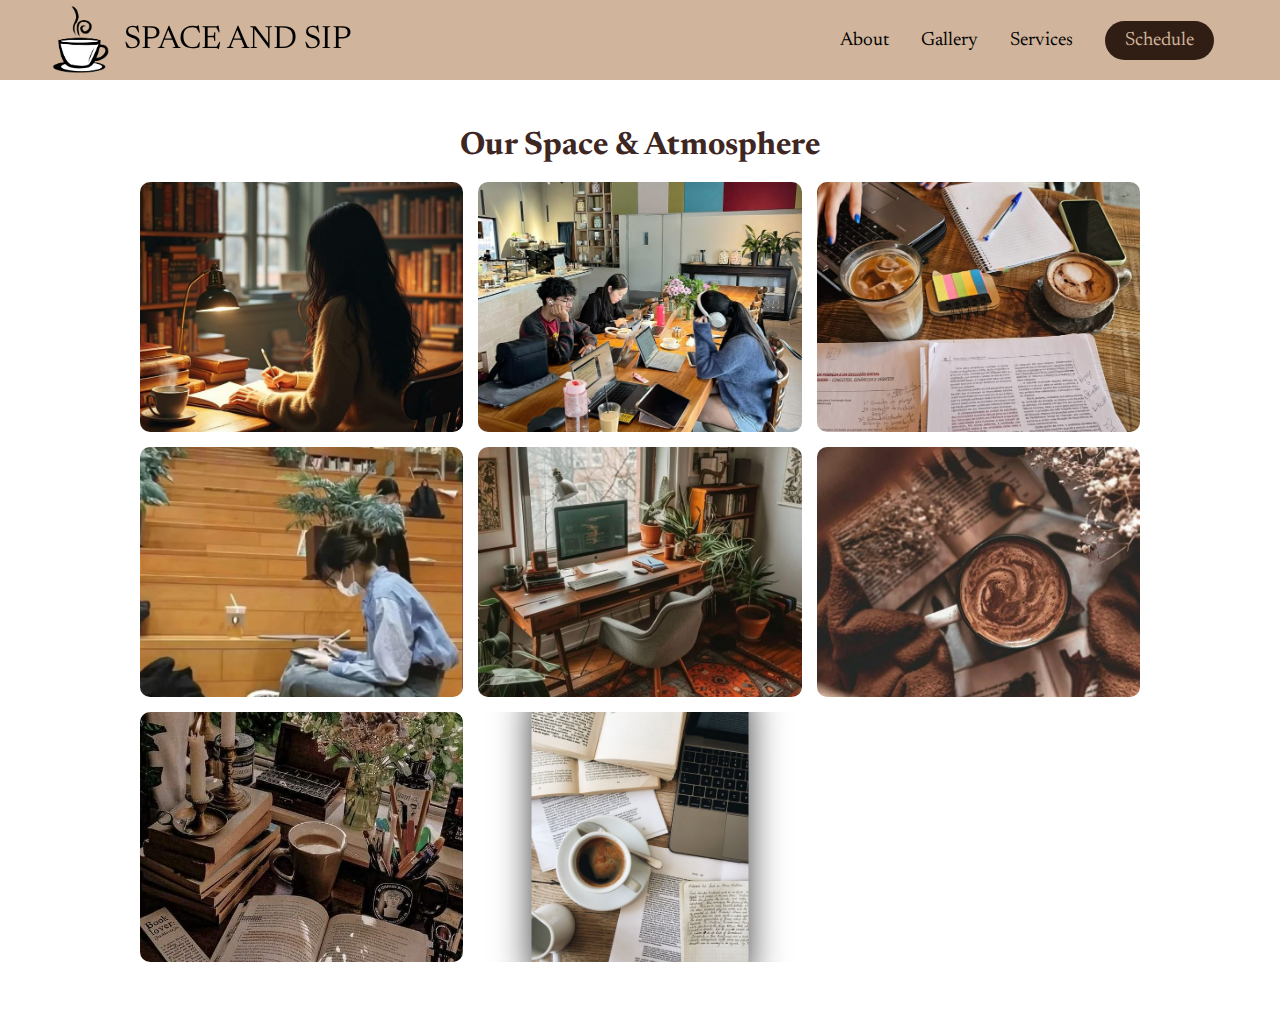
<file: gallery.html>
<!DOCTYPE html>
<html lang="en">
<head>
    <meta charset="UTF-8">
    <meta name="viewport" content="width=device-width, initial-scale=1.0">
    <title>Space and Sip</title>
    <link rel="icon" href="Images/logo_cup.png" type="image/png">
    <link href="https://fonts.googleapis.com/css2?family=Newsreader:wght@400;700&display=swap" rel="stylesheet">
    <link rel="stylesheet" href="styles_gallery.css">
    <link rel="preconnect" href="https://fonts.googleapis.com">
    <link rel="preconnect" href="https://fonts.gstatic.com" crossorigin>
    <link href="https://fonts.googleapis.com/css2?family=Allura&display=swap" rel="stylesheet">
</head>
<body>
    <!--Navbar Section-->
    <nav class="navbar">
        <div class="navbar__container">
            <a href="/" id="navbar__logo">
                <img src="Images/logo_cup.png" alt="Logo" style="height: 85px; vertical-align: middle; margin-right: 10px;">
                SPACE AND SIP</a>
            <div class="navbar__toggle" id="mobile-menu">
                <span class="bar"></span>
                <span class="bar"></span>
                <span class="bar"></span>
            </div>
            <ul class="navbar__menu">
                <li class="navbar__item">
                    <a href="/about.html" class="navbar__links">About</a>
                </li>
                <li class="navbar__item">
                    <a href="/gallery.html" class="navbar__links">Gallery</a>
                </li>
                <li class="navbar__item">
                    <a href="#services" class="navbar__links">Services</a>
                </li>
                <li class="navbar__btn">
                    <a href="/schedule.html" class="button">Schedule</a>
                </li>
            </ul>
        </div>
    </nav>
    <section class="gallery">
        <h1>Our Space & Atmosphere</h1>
        <div class="gallery__grid">
            <img src="Images/Happy People/Focused Moments in the Library.jpg" alt="Cozy Seating" class="gallery__img">
            <img src="Images/Happy People/study date.jpg" alt="Study Spaces" class="gallery__img">
            <img src="Images/Happy People/study & coffe.jpg" alt="Coffee & Work" class="gallery__img">
            <img src="Images/Happy People/study.jpg" alt="Cafe Interior" class="gallery__img">
            <img src="Images/rooms/room1.jpg" alt="Private Study Room" class="gallery__img">
            <img src="Images/Brown_cup_3D.jpg" alt="Group Study Area" class="gallery__img">
            <img src="Images/Cup_in_nature_1.jpg" alt="Group Study Area" class="gallery__img">
            <img src="Images/Home_Page_Main.png" alt="Group Study Area" class="gallery__img">
        </div>
    </section>

    <!-- Lightbox (Click to Expand Image) -->
    <div id="lightbox" class="lightbox">
        <span class="close">&times;</span>
        <img class="lightbox__content" id="lightboxImg">
    </div>

    <script src="app.js"></script>
</body>
</html>
</file>
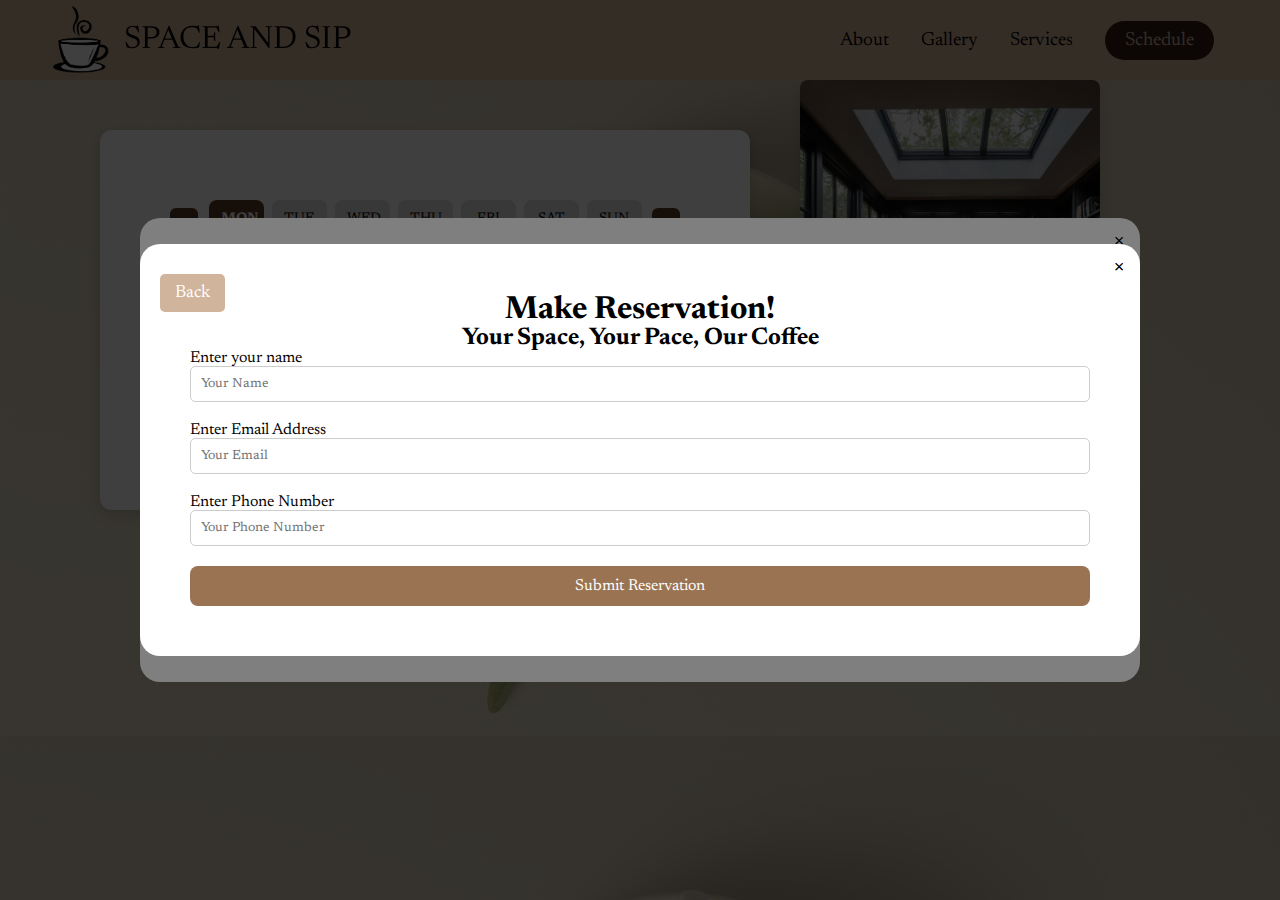
<file: schedule.html>
<!DOCTYPE html>
<html lang="en">
<head>
    <meta charset="UTF-8">
    <meta name="viewport" content="width=device-width, initial-scale=1.0">
    <title>Schedule</title>
    <link rel="stylesheet" href="styles_schedule.css">
    <link rel="icon" href="Images/logo_cup.png" type="image/png">
    <link href="https://fonts.googleapis.com/css2?family=Newsreader:wght@400;700&display=swap" rel="stylesheet">
    <link rel="stylesheet" href="styles.css">
    <link rel="preconnect" href="https://fonts.googleapis.com">
    <link rel="preconnect" href="https://fonts.gstatic.com" crossorigin>
    <link href="https://fonts.googleapis.com/css2?family=Allura&display=swap" rel="stylesheet">
</head>

<body>
    <!--Navbar Section-->
    <nav class="navbar">
        <div class="navbar__container">
            <a href="/" id="navbar__logo">
                <img src="Images/logo_cup.png" alt="Logo" style="height: 85px; vertical-align: middle; margin-right: 10px;">
                SPACE AND SIP</a>
            <div class="navbar__toggle" id="mobile-menu">
                <span class="bar"></span>
                <span class="bar"></span>
                <span class="bar"></span>
            </div>
            <ul class="navbar__menu">
                <li class="navbar__item">
                    <a href="/about.html" class="navbar__links">About</a>
                </li>
                <li class="navbar__item">
                    <a href="/" class="navbar__links">Gallery</a>
                </li>
                <li class="navbar__item">
                    <a href="/" class="navbar__links">Services</a>
                </li>
                <li class="navbar__btn">
                    <a href="/" class="button">Schedule</a>
                </li>
            </ul>
        </div>
    </nav>
<body>

    <div class="side-content">
        <div class="schedule-container">
            <div class="calendar">
                <button id="prev-week" class="nav-button">&lt;</button>
                <div id="dates">
                    <div class="date selected" data-day="Monday">MON<br>28</div>
                    <div class="date" data-day="Tuesday">TUE<br>29</div>
                    <div class="date" data-day="Wednesday">WED<br>30</div>
                    <div class="date" data-day="Thursday">THU<br>31</div>
                    <div class="date" data-day="Friday">FRI<br>1</div>
                    <div class="date" data-day="Saturday">SAT<br>2</div>
                    <div class="date" data-day="Sunday">SUN<br>3</div>

                </div>
                <button id="next-week" class="nav-button">&gt;</button>
            </div>
            <div class="times">
                <button class="time">9:00am</button>
                <button class="time">10:00am</button>
                <button class="time">11:00am</button>
                <button class="time">12:00pm</button>
                <button class="time">2:00pm</button>
                <button class="time">4:00pm</button>
                <button class="time">5:00pm</button>
            </div>
            <button id="next-button" class=""button> Next</button>
        </div>
    
        <div class="image__container">
            <img src="Images/rooms/room2.jpg" alt="Right Image">
        </div>

        <div id="room-modal" class="modal">
            <div class="modal-content">
                <span id="close-room-modal" class="close">&times;</span>
                <span class="close">&times;</span>
                <button id="back-button">Back</button>
                <h2>Select a Room</h2>
                <div id="room-options">
                    <div class="room-option">
                        <img src="Images/rooms/room1.jpg" alt="Anastasia">
                        <button class="room" data-room="Anastasia">Anastasia</button>
                    </div>
                    <div class="room-option">
                        <img src="Images/rooms/room2.jpg" alt="Raphaell">
                        <button class="room" data-room="Raphaell">Raphaell</button>
                    </div>
                    <div class="room-option">
                        <img src="Images/rooms/room3.jpg" alt="Saphire">
                        <button class="room" data-room="Saphire">Saphire</button>
                    </div>
                    <div class="room-option">
                        <img src="Images/rooms/room4.jpg" alt="Kronos">
                        <button class="room" data-room="Kronos">Kronos</button>
                    </div>
                </div>
            </div>
        </div>
        
    </div>
    <div id="reservation-modal" class="modal">
        <div class="modal-content">
            <span class="close">&times;</span>
            <button id="back-button">Back</button>
            <span id="close-reservation-modal" class="close">&times;</span>
            <h1>Make Reservation!</h1>
            <h2>Your Space, Your Pace, Our Coffee</h2>
            
            <form id="reservation-form">
                <div class="input-field">
                    <label for="name">Enter your name</label>
                    <input type="text" id="name" name="name" placeholder="Your Name" required>
                </div>
                <div class="input-field">
                    <label for="email">Enter Email Address</label>
                    <input type="email" id="email" name="email" placeholder="Your Email" required>
                </div>
                <div class="input-field">
                    <label for="phone">Enter Phone Number</label>
                    <input type="tel" id="phone" name="phone" placeholder="Your Phone Number" required>
                </div>
                <button type="submit">Submit Reservation</button>
            </form>
        </div>
    </div>
    <!-- Success Modal -->
    <div id="successModal" class="modal">
        <div class="modal-content">
            
            <h1>Reservation Successfully Made!</h1>
            <h2>A confirmation letter will be sent via E-mail.</h2>
            <h2>Can't wait to see you in Space and Sip!</h2>
            <img class="success-logo" src="Images/logo_cup.png" alt="Logo Confirmation">
            <button id="homeButton">Back to Home Page</button>
        </div>
      </div>
  
    <script src="app.js"></script>
</body>
</html>
</file>
<file: styles_gallery.css>
*{
    box-sizing: border-box;
    margin: 0;
    padding: 0%;
    font-family: 'Newsreader', sans-serif;
}

.navbar { /*navigation pannel*/
    background: #D0B49B;
    height: 80px;
    display: flex;
    justify-content: center;
    align-items: center;
    font-size: 1.2rem;
    position: sticky;
    top: 0;
    z-index: 999;

}

.navbar__container{ /*logo button*/
    display: flex;
    justify-content: space-between;
    height: 80px;
    z-index: 1;
    width: 100%;
    max-width: 1300px;
    margin: 0 auto;
    padding: 0 50px;

}

#navbar__logo{ /*logo button*/
    background-color: #D0B49B;
    background-image: linear-gradient(to top, #000000 0%, #000000 100%);
    -webkit-background-clip: text;
    -moz-background-clip: text;
    -webkit-text-fill-color:  transparent;
    display: flex;
    align-items:  center;
    cursor: pointer;
    text-decoration: none;
    font-size: 2rem;
}

.fa-gem{ /*about gallery services button*/
    margin-right: 0.5rem;
}

.navbar__menu{ /*about gallery services button*/
    display: flex;
    align-items: center;
    list-style: none;
    text-align: center;
}

.navbar__item{ /*about gallery services button*/
    height: 80px;
}

.navbar__links{ /*about gallery services button*/
    color: #000;
    display: flex;
    align-items: center;
    justify-content: center;
    text-decoration: none;
    padding: 0 1rem;
    height: 100%;
}

.navbar__btn{ /*about gallery services button*/
    display: flex;
    justify-content: center;
    align-items: center;
    padding: 0 1rem;
    width: 100%;
}

.button{ /*schedule button*/
    display: flex;
    justify-content: center;
    align-items: center;
    text-decoration: none;
    padding: 10px 20px;
    height: 100%;
    width: 100%;
    border: none;
    outline: none;
    border-radius: 50px;
    background-color: #301e14;
    color: #D0B49B;
}

.button:hover{ /*hover schedule button*/
    background: #5a3825; /* this is a button for when you howver on top of schedule*/
    transition: all 0.1s ease;
}


.navbar__links:hover{ /*hover about/gallery/services button*/
    color: #5a3825;
    transition: 0.1s ease;
}

html { /*make the services scroll behaviour smooth*/
    scroll-behavior: smooth;
}


@media screen and (max-width: 960px){
    .navbar__container {
        display: flex;
        justify-content: space-between;
        height: 80px;
        z-index: 1;
        width: 100%;
        max-width: 1300px;
        padding: 0;
    }

    .navbar__menu{
        display: grid;
        grid-template-columns: auto;
        margin: 0;
        width: 100%;
        position: absolute;
        top: -1000px;
        opacity: 0;
        transition: all 0.5s ease;
        height: 50vh;
        z-index: -1;
        background: #D0B49B;
    }

    .navbar__menu.active {
        background: #D0B49B;
        top: 100%;
        opacity: 1;
        transition: all 0.5s ease;
        z-index: 99;
        height: 50vh;
        font-size: 1.6rem;
    }

    #navbar__logo{
        padding-left: 25px;
    }

    .navbar__toggle .bar{
        width: 25px;
        height: 3px;
        margin: 5px auto;
        transition: all 0.3s ease-in-out;
        background: #fff;
    }

    .navbar__item{
        width: 100%;
    }

    .navbar__links{
        text-align: center;
        padding: 2rem;
        width: 100%;
        display: table;
    }

    #mobile-menu {
        position: absolute;
        top: 20%;
        right: 5%;
        transform: translate(5%, 20%);
    }

    .navbar__btn{
    padding-bottom: 2rem;
    }

    .button{
        display: flex;
        justify-content: center;
        align-items: center;
        width: 80%;
        height: 80px;
        margin: 0;
    }

    .navbar__toggle .bar{
        display: block;
        cursor: pointer;
    }

    #mobile-menu.is-active .bar:nth-child(2) {
        opacity: 0;
    }

    #mobile-menu.is-active .bar:nth-child(1) {
        transform: translateY(8px) rotate(45deg);
    }

    #mobile-menu.is-active .bar:nth-child(3) {
        transform: translateY(-8px) rotate(-45deg);
    }


}

.gallery {
    text-align: center;
    padding: 50px 20px;
}

.gallery h1 {
    font-size: 2rem;
    color: #3e2723;
    margin-bottom: 20px;
}

/* Image Grid */
.gallery__grid {
    display: grid;
    grid-template-columns: repeat(auto-fit, minmax(250px, 1fr));
    gap: 15px;
    max-width: 1000px;
    margin: auto;
}

.gallery__img {
    width: 100%;
    height: 250px;
    object-fit: cover;
    border-radius: 10px;
    transition: transform 0.3s ease, box-shadow 0.3s ease;
    cursor: pointer;
}

.gallery__img:hover {
    transform: scale(1.05);
    box-shadow: 0px 4px 10px rgba(0, 0, 0, 0.2);
}

/* Lightbox */
.lightbox {
    display: none;
    position: fixed;
    top: 0;
    left: 0;
    width: 100%;
    height: 100%;
    background: rgba(0, 0, 0, 0.8);
    justify-content: center;
    align-items: center;
    z-index: 1000;
}

.lightbox__content {
    max-width: 80%;
    max-height: 80%;
    border-radius: 10px;
}

.close {
    position: absolute;
    top: 15px;
    right: 30px;
    font-size: 30px;
    color: white;
    cursor: pointer;
}
</file>
<file: styles_schedule.css>
*{
    box-sizing: border-box;
    margin: 0;
    padding: 0%;
    font-family: 'Newsreader', sans-serif;
}

.navbar { /*navigation pannel*/
    background: #D0B49B;
    height: 80px;
    display: flex;
    justify-content: center;
    align-items: center;
    font-size: 1.2rem;
    position: sticky;
    top: 0;
    z-index: 999;

}

.navbar__container{ /*logo button*/
    display: flex;
    justify-content: space-between;
    height: 80px;
    z-index: 1;
    width: 100%;
    max-width: 1300px;
    margin: 0 auto;
    padding: 0 50px;

}

#navbar__logo{ /*logo button*/
    background-color: #D0B49B;
    background-image: linear-gradient(to top, #000000 0%, #000000 100%);
    -webkit-background-clip: text;
    -moz-background-clip: text;
    -webkit-text-fill-color:  transparent;
    display: flex;
    align-items:  center;
    cursor: pointer;
    text-decoration: none;
    font-size: 2rem;
}

.fa-gem{ /*about gallery services button*/
    margin-right: 0.5rem;
}

.navbar__menu{ /*about gallery services button*/
    display: flex;
    align-items: center;
    list-style: none;
    text-align: center;
}

.navbar__item{ /*about gallery services button*/
    height: 80px;
}

.navbar__links{ /*about gallery services button*/
    color: #000;
    display: flex;
    align-items: center;
    justify-content: center;
    text-decoration: none;
    padding: 0 1rem;
    height: 100%;
}

.navbar__btn{ /*about gallery services button*/
    display: flex;
    justify-content: center;
    align-items: center;
    padding: 0 1rem;
    width: 100%;
}

.button{ /*schedule button*/
    display: flex;
    justify-content: center;
    align-items: center;
    text-decoration: none;
    padding: 10px 20px;
    height: 100%;
    width: 100%;
    border: none;
    outline: none;
    border-radius: 50px;
    background-color: #301e14;
    color: #D0B49B;
}

.button:hover{ /*hover schedule button*/
    background: #5a3825; /* this is a button for when you howver on top of schedule*/
    transition: all 0.1s ease;
}


.navbar__links:hover{ /*hover about/gallery/services button*/
    color: #5a3825;
    transition: 0.1s ease;
}

html { /*make the services scroll behaviour smooth*/
    scroll-behavior: smooth;
}


@media screen and (max-width: 960px){
    .navbar__container {
        display: flex;
        justify-content: space-between;
        height: 80px;
        z-index: 1;
        width: 100%;
        max-width: 1300px;
        padding: 0;
    }

    .navbar__menu{
        display: grid;
        grid-template-columns: auto;
        margin: 0;
        width: 100%;
        position: absolute;
        top: -1000px;
        opacity: 0;
        transition: all 0.5s ease;
        height: 50vh;
        z-index: -1;
        background: #D0B49B;
    }

    .navbar__menu.active {
        background: #D0B49B;
        top: 100%;
        opacity: 1;
        transition: all 0.5s ease;
        z-index: 99;
        height: 50vh;
        font-size: 1.6rem;
    }

    #navbar__logo{
        padding-left: 25px;
    }

    .navbar__toggle .bar{
        width: 25px;
        height: 3px;
        margin: 5px auto;
        transition: all 0.3s ease-in-out;
        background: #fff;
    }

    .navbar__item{
        width: 100%;
    }

    .navbar__links{
        text-align: center;
        padding: 2rem;
        width: 100%;
        display: table;
    }

    #mobile-menu {
        position: absolute;
        top: 20%;
        right: 5%;
        transform: translate(5%, 20%);
    }

    .navbar__btn{
    padding-bottom: 2rem;
    }

    .button{
        display: flex;
        justify-content: center;
        align-items: center;
        width: 80%;
        height: 80px;
        margin: 0;
    }

    .navbar__toggle .bar{
        display: block;
        cursor: pointer;
    }

    #mobile-menu.is-active .bar:nth-child(2) {
        opacity: 0;
    }

    #mobile-menu.is-active .bar:nth-child(1) {
        transform: translateY(8px) rotate(45deg);
    }

    #mobile-menu.is-active .bar:nth-child(3) {
        transform: translateY(-8px) rotate(-45deg);
    }


}



body {
    font-family: 'Poppins', sans-serif;
    background: linear-gradient(
        rgba(208, 180, 155, 0.5), 
        rgba(208, 180, 155, 0.5)
    ), url('Images/Opaque_bg/Cup\ of\ Tea.jpg');
    
    /*background: #1a0707;*/
    display: flex;
    flex-direction: column; /* Stack items vertically */
    margin: 0;
    height: 100%;
}


/* Schedule Container */
.schedule-container {
    background: white;
    padding: 70px;
    border-radius: 12px;
    box-shadow: 0 5px 15px rgba(0, 0, 0, 0.15);
    text-align: center;
    width: 650px;
    position: absolute; 
    left: 100px; 
    top: 130px; 
    z-index: 2;
}


/* Calendar Navigation */
.calendar {
    display: flex;
    align-items: center;
    justify-content: space-between;
    margin-bottom: 15px;
}

.nav-button {
    background: #5a3825;
    color: white;
    border: none;
    padding: 10px;
    font-size: 16px;
    border-radius: 6px;
    cursor: pointer;
    transition: 0.3s ease;
}

.nav-button:hover {
    background: #5a3825;
}

/* Date Section */
#dates {
    display: flex;
    gap: 8px;
}

.date {
    padding: 12px;
    background: #e0e0e0;
    border-radius: 8px;
    cursor: pointer;
    font-size: 14px;
    text-align: center;
    width: 55px;
    transition: 0.3s ease;
}

.date:hover {
    background: #997352;
    color: white;
}

.date.selected {
    background: #5a3825;
    color: white;
    font-weight: bold;
}

/* Time Buttons */
.times {
    display: grid;
    grid-template-columns: repeat(3, 1fr);
    gap: 8px;
    margin: 15px 0;
}

.time {
    background: #d0b49b;
    color: white;
    border: none;
    padding: 10px;
    border-radius: 8px;
    cursor: pointer;
    font-size: 14px;
    transition: 0.3s ease;
}

.time:hover {
    background: #5a3825;
}

/* Next Button */
#next-button {
    background: #997352;
    color: white;
    border: none;
    padding: 12px;
    width: 100%;
    border-radius: 8px;
    font-size: 16px;
    cursor: pointer;
    transition: 0.3s ease;
}

#next-button:hover {
    background: #5a3825;
}
.image__container {
    margin-left: 800px; 
    z-index: 2;
}

.image__container img {
    width: 300px; 
    height: auto; 
    border-radius: 8px; 
    box-shadow: 0 5px 15px rgba(0, 0, 0, 0.1);
}

/* Add highlighting styles */
.selected {
    background: #5a3825; /* Dark brown background for selected day or time */
    color: white;
    font-weight: bold;
}

.time.selected {
    background: #61371f; /* Or any other color you prefer for the time */
}

#next-button.ready {
    background-color: #778d7a; /* Green color to indicate the next step is ready */
    color: white;
}

/* Add a transition for the button color change */
#next-button {
    transition: background-color 0.3s ease;
}

/* Modal styles */
/* General Modal Styles */
.modal {
    display: none; /* Hidden by default */
    position: fixed;
    z-index: 1000;
    left: 0;
    top: 0;
    width: 100vw; /* Full width */
    height: 100vh; /* Full height */
    background-color: rgba(0, 0, 0, 0.5); /* Semi-transparent background */
    background-repeat: no-repeat; /* Ensures no repetition */
    background-size: cover; /* Ensures background covers modal */
    display: flex;
    justify-content: center;
    align-items: center;
    box-sizing: border-box; /* Prevents content overflow */
}


.modal-content {
    background: white;
    padding: 50px;
    border-radius: 20px;
    text-align: center;
    width: 100%;
    max-width: 1000px;
    max-height: 1000px;
    position: relative;
}

/* Room Selection Modal */
#room-options {
    display: flex;
    justify-content: space-between;
    gap: 15px;
}

.room-option {
    display: flex;
    flex-direction: column;
    align-items: center;
}

.room-option img {
    width: 190px;
    height: 300px;
    object-fit: cover;
    border-radius: 8px;
}

.room-option button {
    margin-top: 10px;
    padding: 8px 12px;
    border: none;
    background: #D0B49B;
    color: white;
    cursor: pointer;
    border-radius: 5px;
}

.room-option button:hover {
    background: #5a3825;
}

#next-button {
    background: #997352;
    color: white;
    border: none;
    padding: 12px;
    width: 100%;
    border-radius: 8px;
    font-size: 16px;
    cursor: pointer;
    transition: 0.3s ease;
}

#next-button:hover {
    background: #5a3825;
}

/* Reservation Modal */
#back-button {
    position: absolute;
    top: 30px;
    left: 20px;
    font-size: 18px;
    background-color: #D0B49B;
    color: white;
    padding: 10px 15px;
    border: none;
    border-radius: 5px;
    cursor: pointer;
}

#back-button:hover {
    background-color: #5a3825;
}

.input-field {
    margin-bottom: 20px;
    text-align: left;
}

.input-field input {
    width: 100%;
    padding: 10px;
    border-radius: 5px;
    border: 1px solid #ccc;
}

#reservation-form button {
    background: #997352;
    color: white;
    border: none;
    padding: 12px;
    width: 100%;
    border-radius: 8px;
    font-size: 16px;
    cursor: pointer;
    transition: 0.3s ease;
}

#reservation-form button:hover {
    background: #5a3825;
}

.close {
    position: absolute;
    top: 10px;
    right: 15px;
    font-size: 24px;
    cursor: pointer;
}

/* Add Highlighting styles for selected elements */
.selected {
    background: #5a3825; /* Dark brown background for selected day or time */
    color: white;
    font-weight: bold;
}

.time.selected {
    background: #61371f; /* Or any other color you prefer for the time */
}

/* Success Modal Styles */
#successModal {
    display: none; /* Hidden by default */
    position: fixed;
    z-index: 10000; /* Sit on top */
    left: 0;
    top: 0;
    width: 100%;
    height: 100%;
    overflow: auto; /* Enable scroll if the modal content is too large */
    background-color: rgb(0,0,0); /* Fallback color */
    background-color: rgba(0,0,0,0.4); /* Black with transparency */
  }
  
  #successModal .modal-content {
    background-color: white;
    margin: 15% auto;
    padding: 20px;
    border: 1px solid #888;
    width: 50%;
  }
  
  #successModal h1, #successModal h2 {
    text-align: center;
  }
  
  #successModal button {
    display: block;
    margin: 20px auto;
  }
  

  .success-logo {
    display: block;
    margin: 0 auto; /* Centers the image */
    width: 100px; /* Adjust size as needed */
    height: auto;
    margin-bottom: 15px; /* Space below logo */
}


#homeButton {
    background-color: #4CAF50; /* Green */
    color: white;
    padding: 10px 20px;
    font-size: 16px;
    border: none;
    border-radius: 5px;
    cursor: pointer;
    margin-top: 20px;
}

#homeButton:hover {
    background-color: #45a049;
}
</file>
<file: styles.css>
*{
    box-sizing: border-box;
    margin: 0;
    padding: 0%;
    font-family: 'Newsreader', sans-serif;
}

.navbar { /*navigation pannel*/
    background: #D0B49B;
    height: 80px;
    display: flex;
    justify-content: center;
    align-items: center;
    font-size: 1.2rem;
    position: sticky;
    top: 0;
    z-index: 999;

}

.navbar__container{ /*logo button*/
    display: flex;
    justify-content: space-between;
    height: 80px;
    z-index: 1;
    width: 100%;
    max-width: 1300px;
    margin: 0 auto;
    padding: 0 50px;

}

#navbar__logo{ /*logo button*/
    background-color: #D0B49B;
    background-image: linear-gradient(to top, #000000 0%, #000000 100%);
    -webkit-background-clip: text;
    -moz-background-clip: text;
    -webkit-text-fill-color:  transparent;
    display: flex;
    align-items:  center;
    cursor: pointer;
    text-decoration: none;
    font-size: 2rem;
}

.fa-gem{ /*about gallery services button*/
    margin-right: 0.5rem;
}

.navbar__menu{ /*about gallery services button*/
    display: flex;
    align-items: center;
    list-style: none;
    text-align: center;
}

.navbar__item{ /*about gallery services button*/
    height: 80px;
}

.navbar__links{ /*about gallery services button*/
    color: #000;
    display: flex;
    align-items: center;
    justify-content: center;
    text-decoration: none;
    padding: 0 1rem;
    height: 100%;
}

.navbar__btn{ /*about gallery services button*/
    display: flex;
    justify-content: center;
    align-items: center;
    padding: 0 1rem;
    width: 100%;
}

.button{ /*schedule button*/
    display: flex;
    justify-content: center;
    align-items: center;
    text-decoration: none;
    padding: 10px 20px;
    height: 100%;
    width: 100%;
    border: none;
    outline: none;
    border-radius: 50px;
    background-color: #301e14;
    color: #D0B49B;
}

.button:hover{ /*hover schedule button*/
    background: #5a3825; /* this is a button for when you howver on top of schedule*/
    transition: all 0.1s ease;
}


.navbar__links:hover{ /*hover about/gallery/services button*/
    color: #5a3825;
    transition: 0.1s ease;
}

html { /*make the services scroll behaviour smooth*/
    scroll-behavior: smooth;
}


@media screen and (max-width: 960px){
    .navbar__container {
        display: flex;
        justify-content: space-between;
        height: 80px;
        z-index: 1;
        width: 100%;
        max-width: 1300px;
        padding: 0;
    }

    .navbar__menu{
        display: grid;
        grid-template-columns: auto;
        margin: 0;
        width: 100%;
        position: absolute;
        top: -1000px;
        opacity: 0;
        transition: all 0.5s ease;
        height: 50vh;
        z-index: -1;
        background: #D0B49B;
    }

    .navbar__menu.active {
        background: #D0B49B;
        top: 100%;
        opacity: 1;
        transition: all 0.5s ease;
        z-index: 99;
        height: 50vh;
        font-size: 1.6rem;
    }

    #navbar__logo{
        padding-left: 25px;
    }

    .navbar__toggle .bar{
        width: 25px;
        height: 3px;
        margin: 5px auto;
        transition: all 0.3s ease-in-out;
        background: #fff;
    }

    .navbar__item{
        width: 100%;
    }

    .navbar__links{
        text-align: center;
        padding: 2rem;
        width: 100%;
        display: table;
    }

    #mobile-menu {
        position: absolute;
        top: 20%;
        right: 5%;
        transform: translate(5%, 20%);
    }

    .navbar__btn{
    padding-bottom: 2rem;
    }

    .button{
        display: flex;
        justify-content: center;
        align-items: center;
        width: 80%;
        height: 80px;
        margin: 0;
    }

    .navbar__toggle .bar{
        display: block;
        cursor: pointer;
    }

    #mobile-menu.is-active .bar:nth-child(2) {
        opacity: 0;
    }

    #mobile-menu.is-active .bar:nth-child(1) {
        transform: translateY(8px) rotate(45deg);
    }

    #mobile-menu.is-active .bar:nth-child(3) {
        transform: translateY(-8px) rotate(-45deg);
    }


}




/* Hero Section CSS */
.main{
    background-color: #D0B49B;
}

/* .main__container{
    display: grid;
    grid-template-columns: 1fr 1fr;
    align-items: center;
    justify-self: center;
    margin: 0 auto;
    height: 80vh;
    background-color: #d8c4b3;
    z-index: 1;
    width: 100%;
    max-width: 1300px;
    padding: 0 90px;
} */

.main__container {
    position: relative;
    background: linear-gradient(
        rgba(208, 180, 155, 0.5), 
        rgba(208, 180, 155, 0.5)
    ), url('Images/Opaque_bg/bg_rotated.jpg');
    background-size: cover;
    background-position: center;
    background-repeat: no-repeat;
    height: 80vh;
    display: grid;
    grid-template-columns: 1fr 1fr;
    align-items: center;
    justify-self: center;
    margin: 0 auto;
    height: 80vh;
    z-index: 1;
    width: 100%;
    max-width: 1300px;
    padding: 0 90px;
}

/* .main__content{
    position: 0px;
    background-color: #D0B49B;
    padding: 30px, 80px;
    z-index: 2;
}
 */
.main__content h1 {
    font-size: 4rem;
    background-color: #1a100b;
    background-size: 100%;
    -webkit-background-clip: text;
    -moz-background-clip: text;
    -webkit-text-fill-color: transparent;
    -moz-text-fill-color: transparent;
}

.main__content p {
    margin-top: 2rem;
    font-size: 3rem;
    font-weight: 500;
    color: #1a100b;
    -webkit-background-clip: text;
    font-family: 'Allura', sans-serif;
}

.main__btn{
    font-size: 1.1rem;
    padding: 14px 32px;
    border: none;
    border-radius: 50px;
    background-color: #301e14;
    color: #D0B49B;
    margin-top: 2rem;
    position: relative;
    transition: all 0.35s;
    outline: none
}

.main__btn a {
    position: relative;
    z-index: 2;
    color: #fff;
    text-decoration: none;
}

.main__btn:after {   /*  Get Started button after the motion graphics*/
    position: absolute;
    content: '';
    top: 0;
    left: 0;
    width: 0;
    height: 100%;
    background: #5a3825;
    transition:  all 0.1s;
    border-radius: 50px;
}

.main__btn:hover{
    color: #fff;
}

.main__btn:hover::after {
    width: 100%;
}

#main__img {
    width: 100%;  /* Makes sure the image doesn't exceed its container */
    max-width: 360px;  /* Limits the maximum width */
    height: auto;  /* Keeps the aspect ratio */
    margin-top: 0%;
    /* transform: translate(150px, -20px); */

}



/* General layout */
/* General Layout */
.services {
    padding: 50px 20px;
    background-color: #F5F5F5;
    text-align: center;
    margin-bottom: 30px;
}

.services__container {
    display: flex;
    flex-direction: column;
    align-items: center;
    
}

/* Experience Inspirational Boost Section */
.experience h1 {
    font-family: 'Allura', cursive;  /* Font set to Allura */
    font-size: 2.5rem;
    color: #333;
    margin-bottom: 30px;  /* Space below the title */
}

.experience p {
    font-family: 'Newsreader', serif;  /* Font Newsreader for description */
    font-size: 1.5rem;
    color: #050505;
    margin-bottom: 40px;
}

/* Our Rooms Section */
.our-rooms {
    text-align: center;
    margin-bottom: 50px;
}

.our-rooms h2 {
    font-family: 'Allura', cursive; /* Font set to Allura */
    font-size: 2.5rem;
    margin-bottom: 20px;
}

.room-images {
    display: grid;
    grid-template-columns: repeat(4, 1fr);
    gap: 15px;
    justify-items: center;
    margin-bottom: 50px;
}

.room-images img {
    width: 100%;
    max-width: 250px;
    height: auto;
}

/* Our Coffee Section */
.our-coffee {
    display: flex;
    justify-content: center;  /* Center the content */
    align-items: center;
    width: 100%;
    margin-bottom: 50px;
    gap: 30px;
}

.coffee-image img {
    max-width: 100%;
    height: auto;
    width: 50%;  /* Image takes up 50% of the container */
}

.coffee-text {
    width: 40%;  /* Make the text container smaller */
    text-align: center; /* Center the text */
    padding: 20px;
}

.coffee-text h2 {
    font-family: 'Allura', cursive; /* Font set to Allura */
    font-size: 2.5rem;
    margin-bottom: 10px;
}

.coffee-text p {
    font-family: 'Newsreader', serif; /* Font Newsreader for the description */
    font-size: 1.2rem;
    line-height: 1.6;
    color: #333;
}

/* Mobile Responsiveness */
@media screen and (max-width: 768px) {
    .our-coffee {
        flex-direction: column;
        text-align: center;
    }

    .coffee-image img {
        width: 80%;
        margin-bottom: 20px;
    }

    .coffee-text {
        width: 80%;
    }

    .room-images {
        grid-template-columns: repeat(2, 1fr);
    }
}

@media screen and (max-width: 480px) {
    .room-images {
        grid-template-columns: 1fr;
    }
}



.contact_us {
    display: flex;
    justify-content: center; /* Centers both elements while keeping them close */
    align-items: center;
    gap: 30px; /* Reduce space between text and map */
    padding: 40px;
    background-color: #f9f9f9;
}

.contact_us .info {
    max-width: 450px;
}

.contact_us h1, .contact_us h3 {
    color: #000000;
    margin-bottom: 20px;
}

.contact_us p {
    color: #6b6666;
    font-size: 16px;
    margin-bottom: 10px;
}

.contact_us .social-links p {
    display: flex;
    align-items: center;
    gap: 5px; /* Reduce gap between icon and text */
    margin: 5px 0; /* Adjust margins for spacing */
}

.contact_us .social-links img {
    width: 20px; /* Tiny size for icons */
    height: 20px;
}

.contact_us .map iframe {
    border-radius: 10px;
}


.footer {
    background-color: #D0B49B;
    color: white;
    text-align: center;
    padding: 20px 0;
    margin-top: 40px;
}

.footer__container {
    display: flex;
    justify-content: space-around;
    align-items: center;
    flex-wrap: wrap;
    max-width: 1100px;
    margin: auto;
    padding: 20px;
}

.footer__info, .footer__contact, .footer__social {
    margin: 10px;
}

.footer h2 {
    font-family: 'Newsreader', serif;
    font-size: 20px;
    margin-bottom: 10px;
}

.footer p {
    font-size: 16px;
    margin: 5px 0;
}

.footer__social a {
    margin: 0 10px;
    display: inline-block;
}

.footer__social img {
    width: 30px;
    height: 30px;
    transition: transform 0.3s ease;
}

.footer__social img:hover {
    transform: scale(1.2);
}

.footer__copyright {
    margin-top: 20px;
    font-size: 14px;
}
</file>
